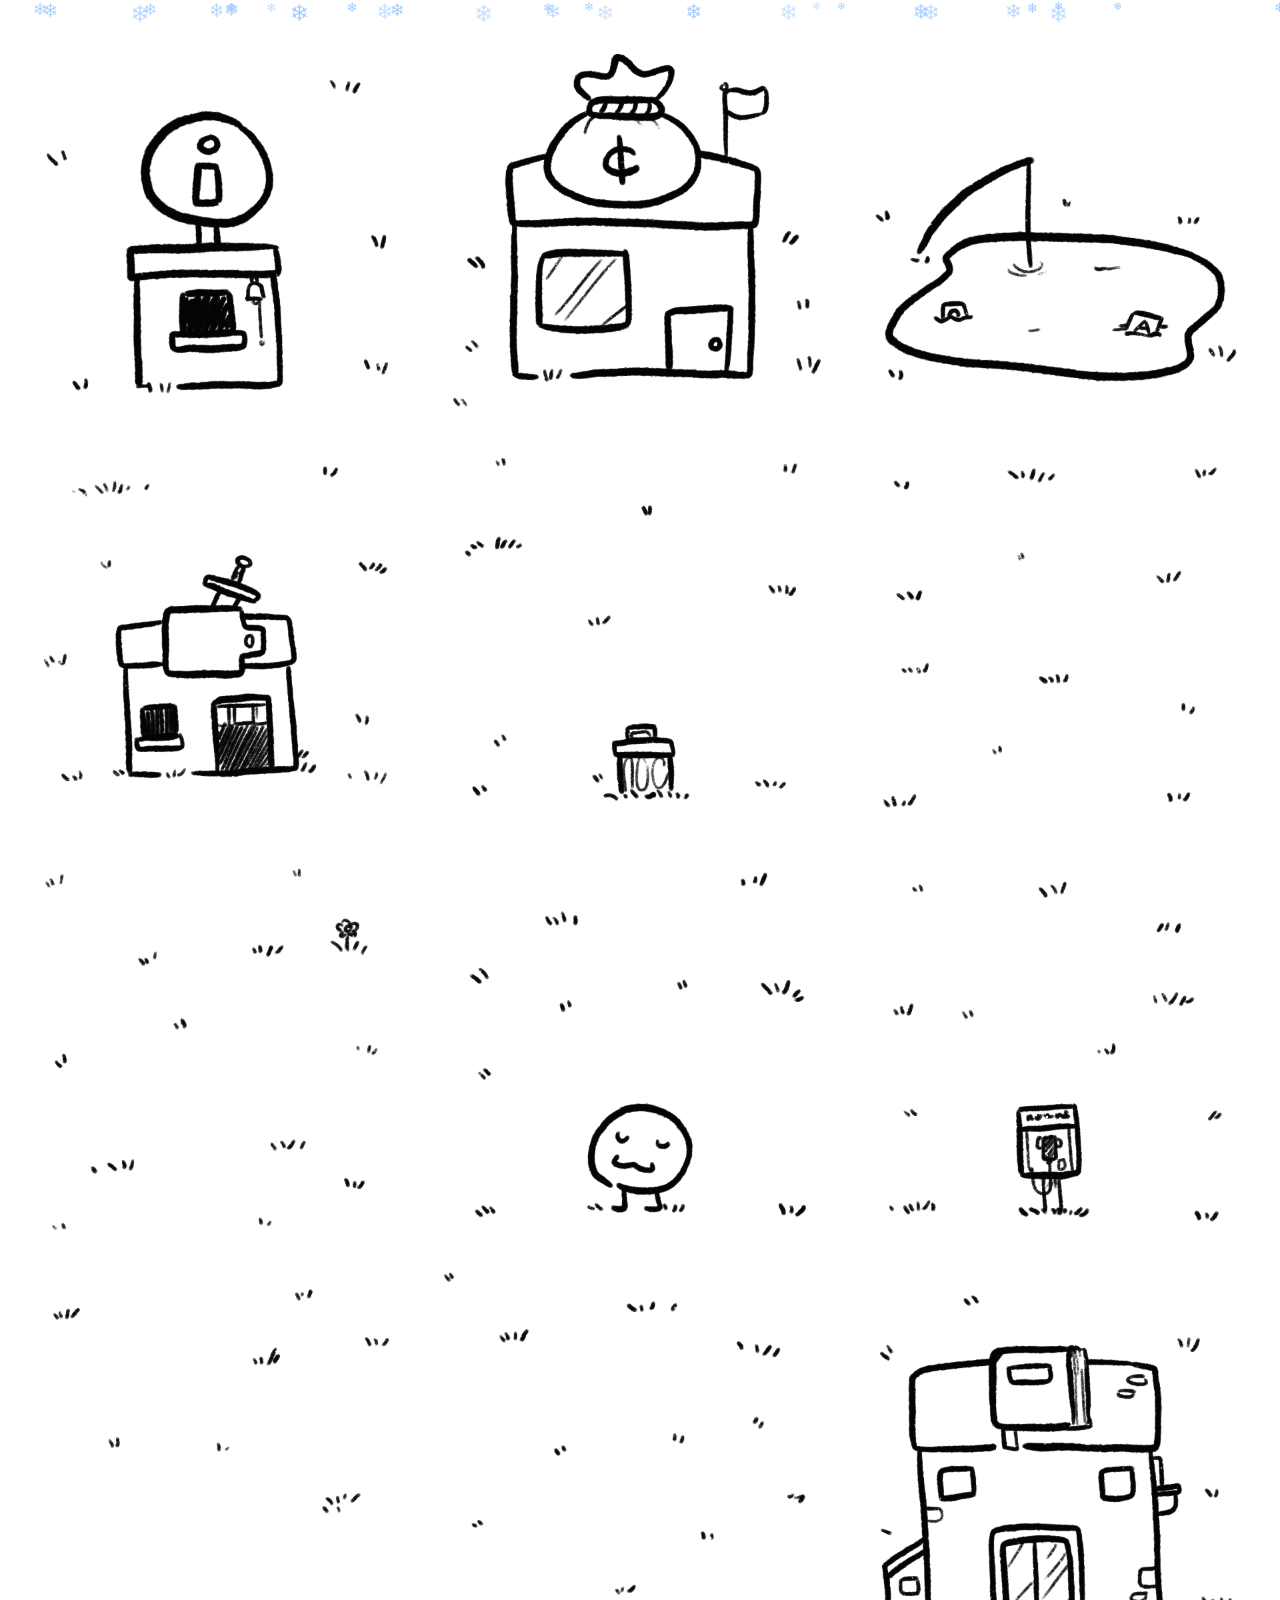
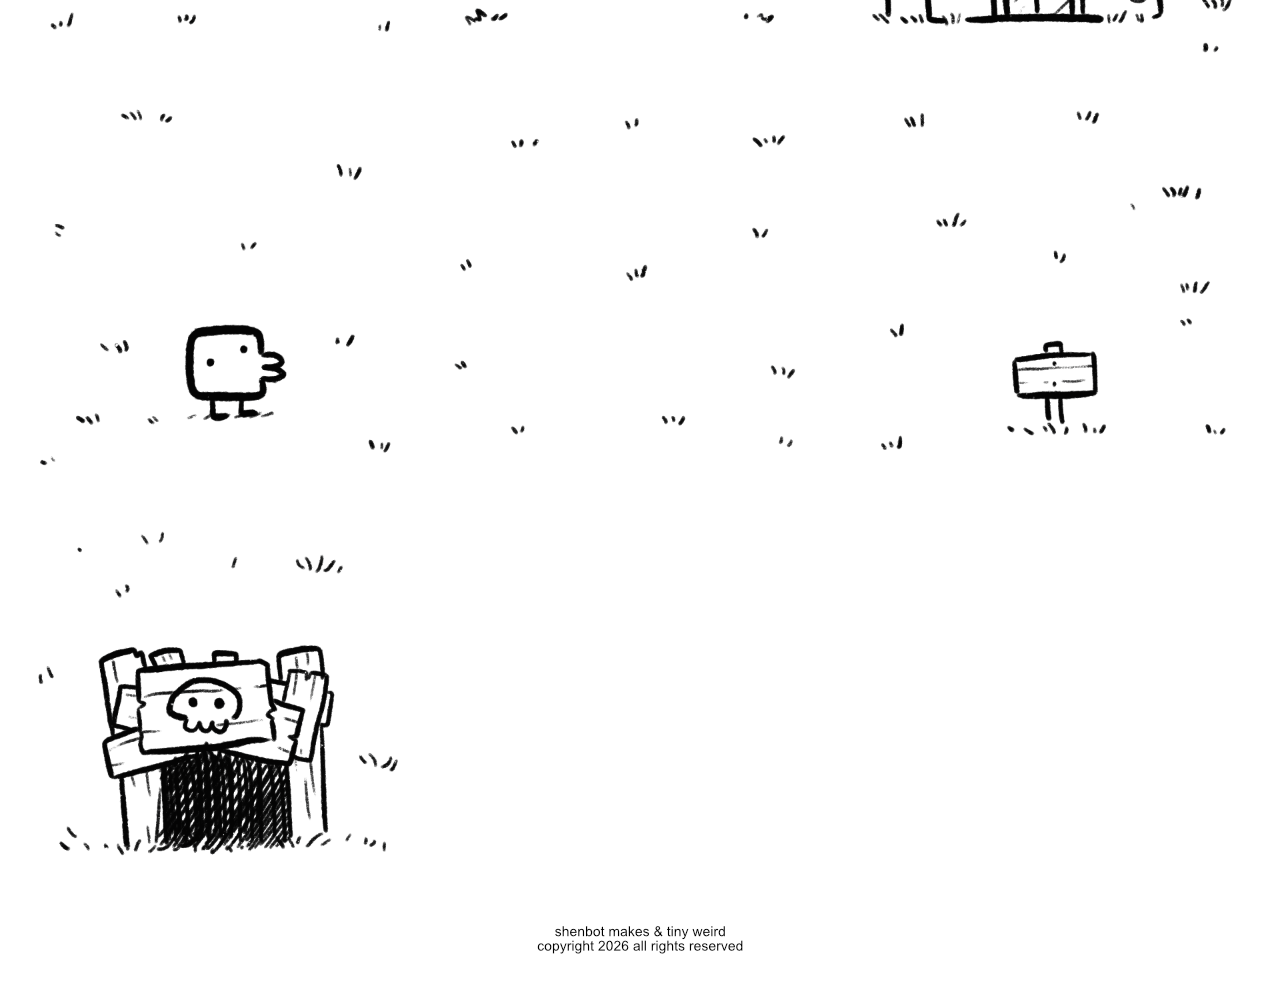
<file: index.html>
<!DOCTYPE html>
<html lang="en">
<head>
<meta charset="utf-8">
<meta name="viewport" content="width=device-width, initial-scale=1">
<title>Thumbnails</title>
<link rel="stylesheet" href="styles-index.css">
</head>
<body>
<div class="grid">
  <!-- the top 4, these never move -->
  <a href="01.html"><img src="images/01.png" alt="Item 1"></a>
  <a href="https://example.com/02"><img src="images/02.png"  alt="Item 2"></a>
  <a href="03.html"><img src="images/03.png" alt="Typing is Fishing"></a>
  <a href="https://example.com/02"><img src="images/04.png"  alt="Item 2"></a>
  
  <!-- these will shuffle around based on the code on the bottom -->
  <a href="https://example.com/01"><img src="images/05.png" alt="Item 1"></a>
  <a href="https://example.com/02"><img src="images/06.png"  alt="Item 2"></a>
  <a href="https://example.com/01"><img src="images/07.png" alt="Item 1"></a>
  <a href="https://example.com/02"><img src="images/08.png"  alt="Item 2"></a>  
  <a href="https://example.com/01"><img src="images/09.png" alt="Item 1"></a>
  <a href="https://example.com/02"><img src="images/10.png"  alt="Item 2"></a>
  <a href="https://example.com/01"><img src="images/11.png" alt="Item 1"></a>
  <a href="https://example.com/02"><img src="images/12.png"  alt="Item 2"></a>  
  <a href="https://example.com/01"><img src="images/13.png" alt="Item 1"></a>
  <a href="https://example.com/02"><img src="images/14.png"  alt="Item 2"></a>
  <a href="https://example.com/01"><img src="images/15.png" alt="Item 1"></a>
  <a href="https://example.com/01"><img src="images/16.png" alt="Item 1"></a>
</div>

<br />
<a href = "footer.html"><img class="center-img" src="./images/footer.png" alt="Page footer graphic"></a>

<script>
  const grid = document.querySelector('.grid');
  const rest = Array.from(grid.children).slice(4);   // everything after the first 4

  // Fisher-Yates shuffle
  for (let i = rest.length - 1; i > 0; i--) {
    const j = Math.floor(Math.random() * (i + 1));
    [rest[i], rest[j]] = [rest[j], rest[i]];
  }

  rest.forEach(el => grid.appendChild(el));   // appendChild moves existing nodes, so no duplicates
  
  // Falling Snowflakes - myspace style
  (() => {
    if (matchMedia('(prefers-reduced-motion: reduce)').matches) return;

    const fx = document.createElement('div');
    fx.id = 'fx';
    document.body.appendChild(fx);
    const rand = (a, b) => a + Math.random() * (b - a);

    for (let i = 0; i < 30; i++) {
      const f = document.createElement('div');
      f.className = 'flake';
      f.textContent = '❄';
      f.style.left = rand(0, 100) + 'vw';
      f.style.fontSize = rand(10, 24) + 'px';
      f.style.opacity = rand(0.5, 1);
      const fall = rand(8, 16), sway = rand(2, 4);
      f.style.animation =
        `fall ${fall}s linear ${-rand(0, fall)}s infinite, ` +
        `sway ${sway}s ease-in-out ${-rand(0, sway)}s infinite alternate`;
      fx.appendChild(f);
    }
  })();
</script>

</body>
</html>
</file>
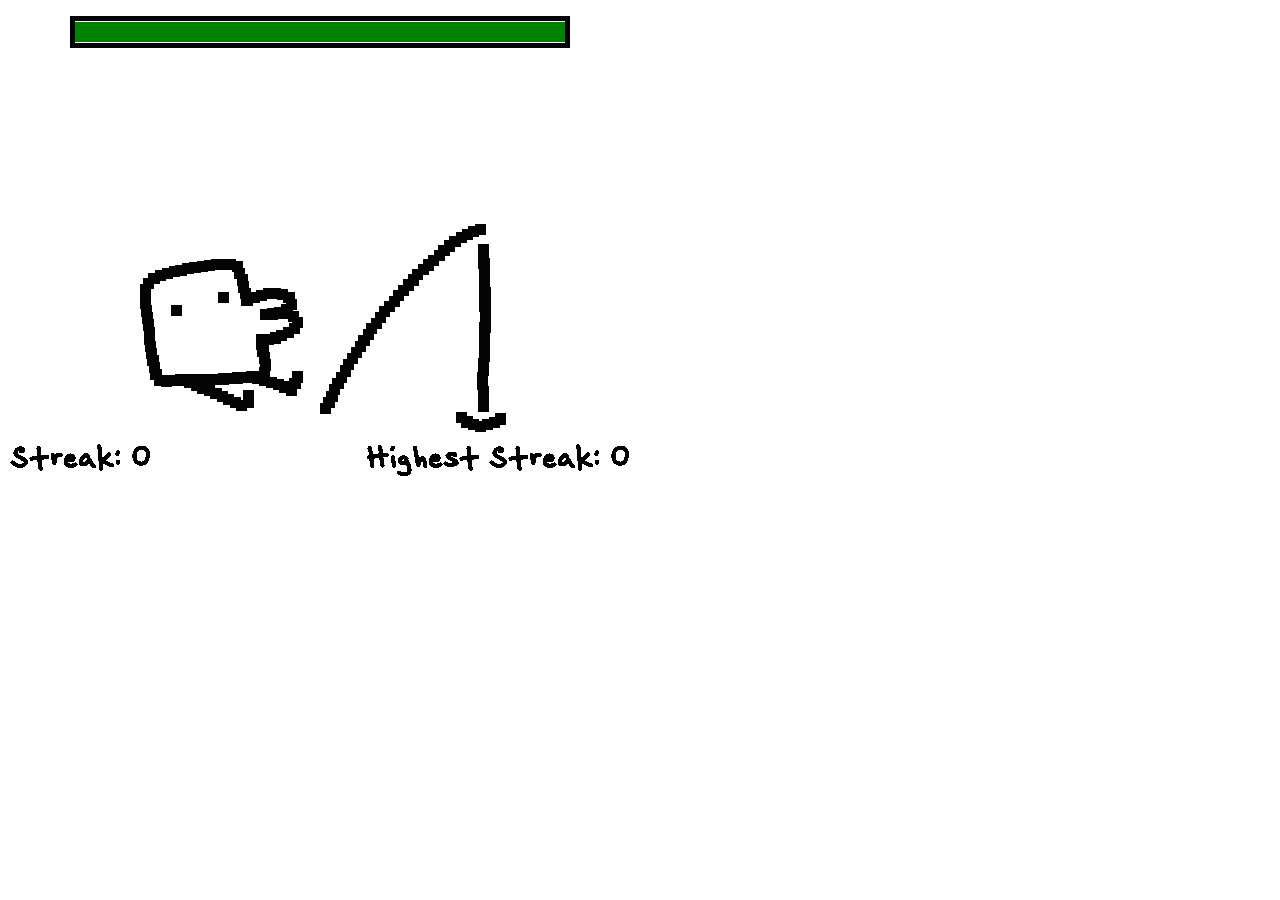
<file: games/typing_is_fishing/index.html>
<!DOCTYPE html>
<html lang="en">

    <!-- Custom PreHead code is injected here -->
    

    <head>
        <meta http-equiv="X-UA-Compatible" content="IE=edge" />
        <meta name="apple-mobile-web-app-capable" content="yes" />
        <meta name ="viewport" content="width=device-width, initial-scale=1.0, maximum-scale=1.0, user-scalable=0" />
        <meta name="apple-mobile-web-app-status-bar-style" content="black-translucent" />
        <meta charset="utf-8"/>

        <!-- Builtin injector for disabling cache -->
        <meta http-equiv="pragma" content="no-cache"/>

        <!-- Set the title bar of the page -->
        <title>typing is fishing</title>

        <!-- Custom PreStyle code is injected here -->
        

        <!-- Set the background colour of the document -->
        <style>
            body {
                background: #0;
                color: #cccccc;
                margin: 0px;
                padding: 0px;
                border: 0px;
            }

            canvas {
                image-rendering: optimizeSpeed;
                -webkit-interpolation-mode: nearest-neighbor;
                -ms-touch-action: none;
                touch-action: none;
                margin: 0px;
                padding: 0px;
                border: 0px;
            }
            :-webkit-full-screen #canvas {
                width: 100%;
                height: 100%;
            }
            :-webkit-full-screen {
                width: 100%;
                height: 100%;
            }
            
            /* Custom Runner Styles */
            div.gm4html5_div_class {
                margin: 0px;
                padding: 0px;
                border: 0px;
            }
            div.gm4html5_login {
                padding: 20px;
                position: absolute;
                border: solid 2px #000000;
                background-color: #404040;
                color:#00ff00;
                border-radius: 15px;
                box-shadow: #101010 20px 20px 40px;
            }
            div.gm4html5_cancel_button {
                float: right;
            }
            div.gm4html5_login_button {
                float: left;
            }
            div.gm4html5_login_header {
                text-align: center;
            }
            /* END - Custom Runner Styles */
            
        </style>

        <!-- Custom PostStyle code is injected here -->
        

        <!-- Builtin injector for injecting flurry analytics code -->
        
    </head>

    <!-- Custom PostHead code is injected here -->
    

    <!-- Custom PreBody code is injected here -->
    

    <body>
        <!-- Custom BodyStart code is injected here -->
        

        <div class="gm4html5_div_class" id="gm4html5_div_id">
            
            <!-- Builtin injector for splash screen -->
            

            <!-- Custom PreCanvas code is injected here -->
            

            <!-- Create the canvas element the game draws to -->
            <canvas id="canvas" width="640" height="480" >
                
                <p>Your browser doesn't support HTML5 canvas.</p>
            </canvas>
            
            <!-- Custom PostCanvas code is injected here -->
            
        </div>

        <!-- Run the game code -->
        <script type="text/javascript" src="html5game/typing is fishing.js?cachebust=84875111">
		    window.onload = function () {
		      window.focus();
		    };
		    window.onclick = function () {
		      window.focus();
		    };
        </script>

        <!-- Builtin injector for injecting runner path -->
        

        <script>window.onload = GameMaker_Init;</script>

        <!-- Builtin injector for injecting google analytics code -->
        

        <!-- Custom BodyEnd code is injected here -->
        
    </body>

    <!-- Custom PostBody code is injected here -->
    
</html>
</file>
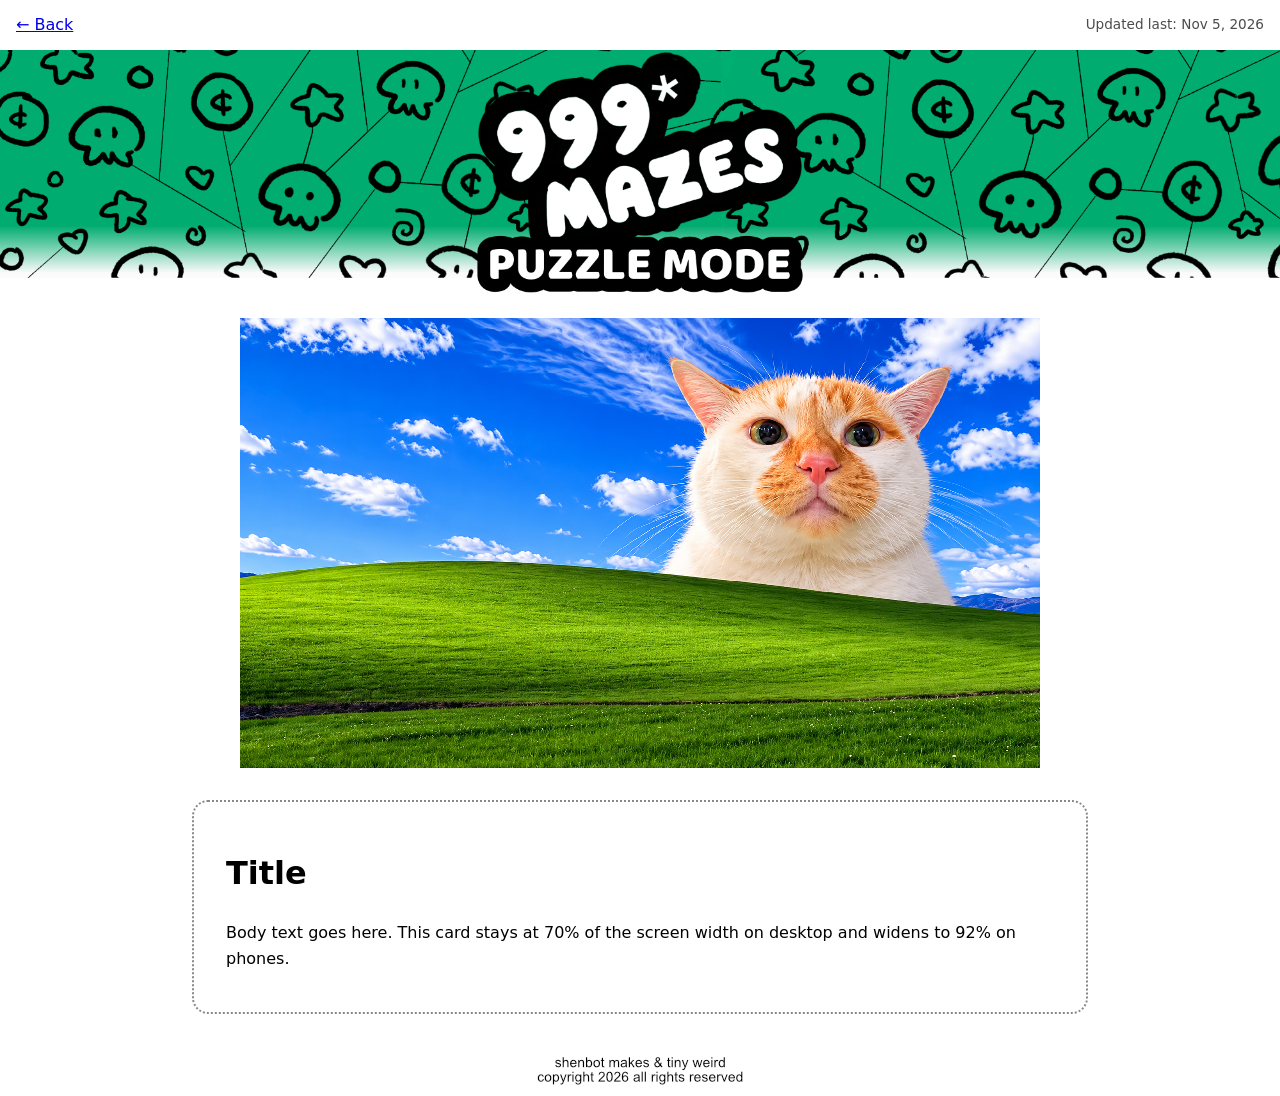
<file: 01.html>
<!DOCTYPE html>
<html lang="en">
<head>
<meta charset="utf-8">
<meta name="viewport" content="width=device-width, initial-scale=1">
<title>Page title</title>
<link rel="stylesheet" href="styles.css">
</head>
<body>

<header class="topbar">
  <a href="index.html">&larr; Back</a>
  <span class="updated">Updated last: Nov 5, 2026</span>
</header>

<img class="hero" src="./images/banner.png" alt="Page header graphic">

<br />

<div class="embed">
  <!-- <iframe src="game/index.html" title="Game" allowfullscreen></iframe> -->
  <div class="embed">
    <img src="./images/cat.png" alt="Cat">
  </div>
</div>

<main class="content">
  <h1>Title</h1>
  <p>Body text goes here. This card stays at 70% of the screen width on
  desktop and widens to 92% on phones.</p>
</main>

<img class="center-img" src="./images/footer.png" alt="Page footer graphic">

</body>
</html>
</file>
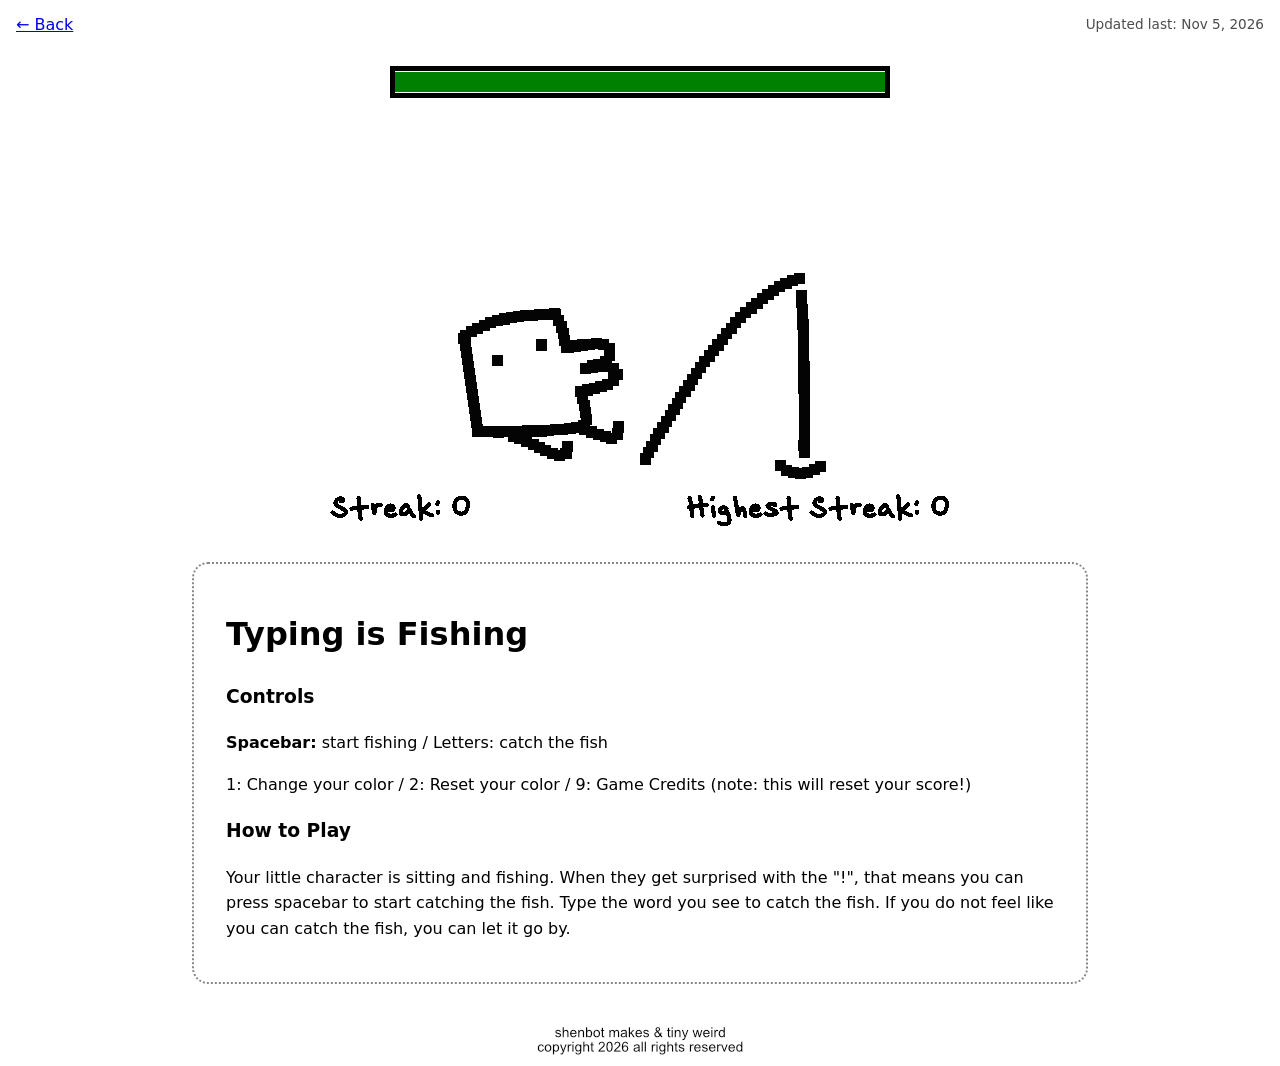
<file: 03.html>
<!DOCTYPE html>
<html lang="en">
<head>
<meta charset="utf-8">
<meta name="viewport" content="width=device-width, initial-scale=1">
<title>Typing is Fishing</title>
<link rel="stylesheet" href="styles.css">
</head>
<body>

<header class="topbar">
  <a href="index.html">&larr; Back</a>
  <span class="updated">Updated last: Nov 5, 2026</span>
</header>

<!-- <img class="hero" src="./images/banner.png" alt="Page header graphic"> -->


<div class="game-container" data-width="640" data-height="480">
  <div class="game-wrapper">
    <iframe
      src="games/typing_is_fishing/index.html"
      title="Typing is Fishing"
      scrolling="no"
      allowfullscreen>
    </iframe>
  </div>
</div>


<main class="content">
  <h1>Typing is Fishing</h1>
  <h3>Controls</h3>
  <p><b>Spacebar:</b> start fishing / Letters: catch the fish</p>
  <p>1: Change your color / 2: Reset your color / 9: Game Credits (note: this will reset your score!)</p>

  <h3>How to Play</h3>
  <p>Your little character is sitting and fishing. When they get surprised with the "!", that means you can press spacebar to start catching the fish. Type the word you see to catch the fish. If you do not feel like you can catch the fish, you can let it go by.</p>
</main>

<a href = "footer.html"><img class="center-img" src="./images/footer.png" alt="Page footer graphic"></a>


<script src = "./js/game.js"></script>

</body>
</html>
</file>
<file: styles-index.css>
body { margin: 0; padding: 1rem; font-family: system-ui, sans-serif; }

  /* Max 4 across, then 3, 2, 1 as the window narrows.
     Change --w / --h if you change the thumbnail size. */
  .grid {
    --w: 400px;
    --h: 400px;
    --gap: 16px;
    display: grid;
    grid-template-columns: repeat(auto-fit, var(--w));
    gap: var(--gap);
    justify-content: center;
    max-width: calc(4 * var(--w) + 3 * var(--gap));
    margin: 0 auto;
	align-items:end;
  }
  .grid a { display: block; width: var(--w); max-width: 100%; }
  .grid img {
    display: block;
    width: 100%;
    height: auto;
    
    background: #fff;      /* shows a grey block until the image loads */
    border-radius: 4px;
  }
  
  .center-img {
    display: block;
    max-width: 100%;
    height: auto;
    margin: 0 auto;
  }
  
  #fx { position: fixed; inset: 0; overflow: hidden; pointer-events: none; z-index: 9999; }

  .flake { position: absolute; top: 0; color: #9cc9ff; }
  @keyframes fall { from { translate: 0 -3rem; } to { translate: 0 105vh; } }
  @keyframes sway { from { transform: translateX(-15px); } to { transform: translateX(15px); } }
</file>
<file: styles.css>
:root {
    --body-width: 70%;       /* width of the text card on wide screens */
    --border: #888;
  }
  * { box-sizing: border-box; }
  body {
    margin: 0;
    font-family: system-ui, sans-serif;
    line-height: 1.6;
  }

  /* Top bar: back on the left, updated text on the right */
  .topbar {
    display: flex;
    justify-content: space-between;
    align-items: center;
    gap: 1rem;
    padding: 0.75rem 1rem;
  }
  .topbar .updated { font-size: 0.85rem; opacity: 0.7; text-align: right; }

  /* Header graphic: fills the width, scales down, never overflows */
  .hero { display: block; width: 100%; height: auto; }


  /* Embed area: centered, no extra spacing */
  .embed {
    display: flex;
    justify-content: center;
    align-items: center;
    width: 100%;
    margin: 0 auto;
    padding: 0;
  }

  /* GameMaker iframe: 640x480, no scrollbars */
  .embed iframe {
    display: block;
    width: 640px;
    height: 480px;
    max-width: 100%;
    aspect-ratio: 4 / 3;
    border: 0;
    overflow: hidden;
  }

  /* Images inside embed areas */
  .embed img {
    display: block;
    max-width: 100%;
    height: auto;
    margin: 0 auto;
  }

  .center-img {
    display: block;
    max-width: 100%;
    height: auto;
    margin: 0 auto;
  }
  
  /* game wrapper and container stuff */

  /* Game container */
  .game-container {
    width: 100%;
    overflow: hidden;
    position: relative;
    visibility: hidden; /* Hide until properly positioned */
  }

  /* Game wrapper */
  .game-wrapper {
    position: relative;
    width: 640px;
    height: 480px;
    margin: 0 auto;
    transform-origin: top left;
  }

  /* Game iframe */
  .game-wrapper iframe {
    display: block;
    width: 640px;
    height: 480px;
    border: none;
    outline: none;
  }
  
  /* Body text card: centered, 70% wide, rounded, dotted border */
  .content {
    width: var(--body-width);
    margin: 2rem auto;
    padding: 1.5rem 2rem;
    border: 2px dotted var(--border);
    border-radius: 16px;
  }

  /* On phones 70% is too narrow, so let the card use most of the screen */
  @media (max-width: 700px) {
    .content { width: 92%; padding: 1rem 1.25rem; }
  }
</file>
